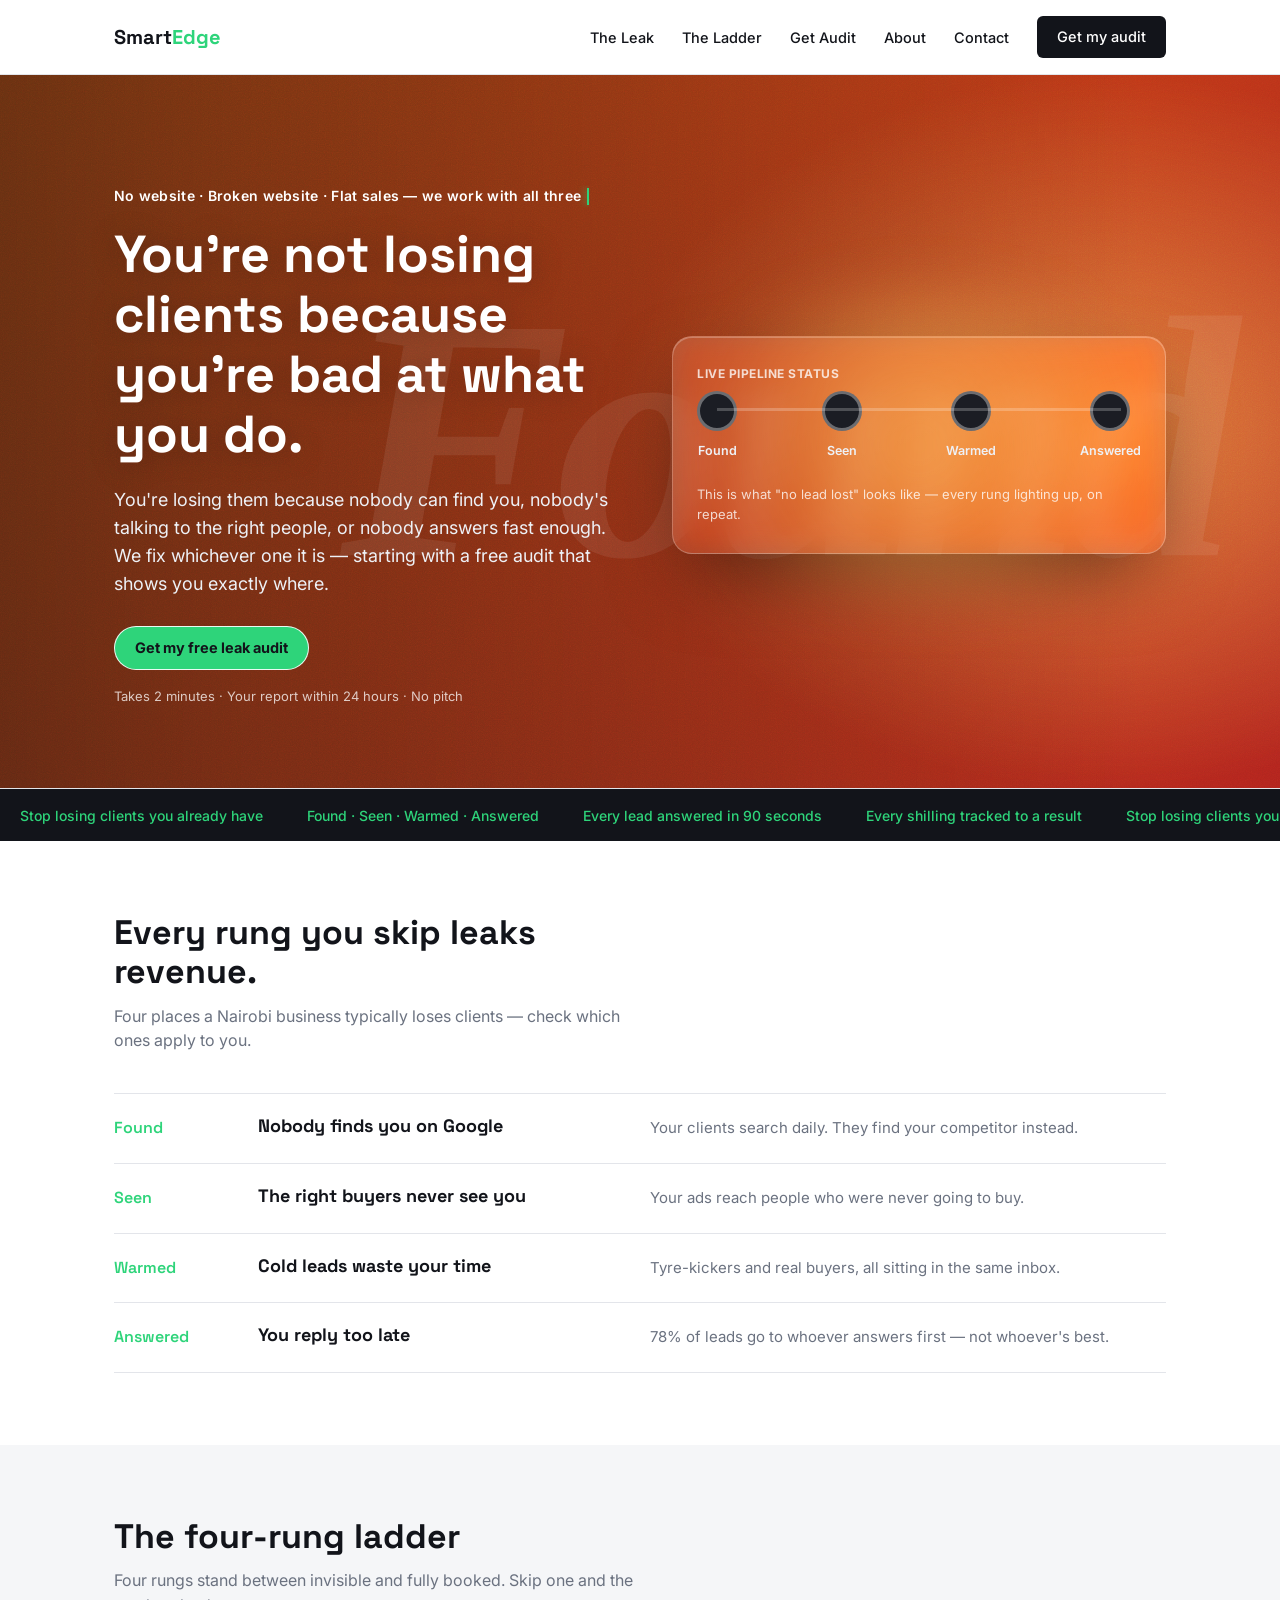
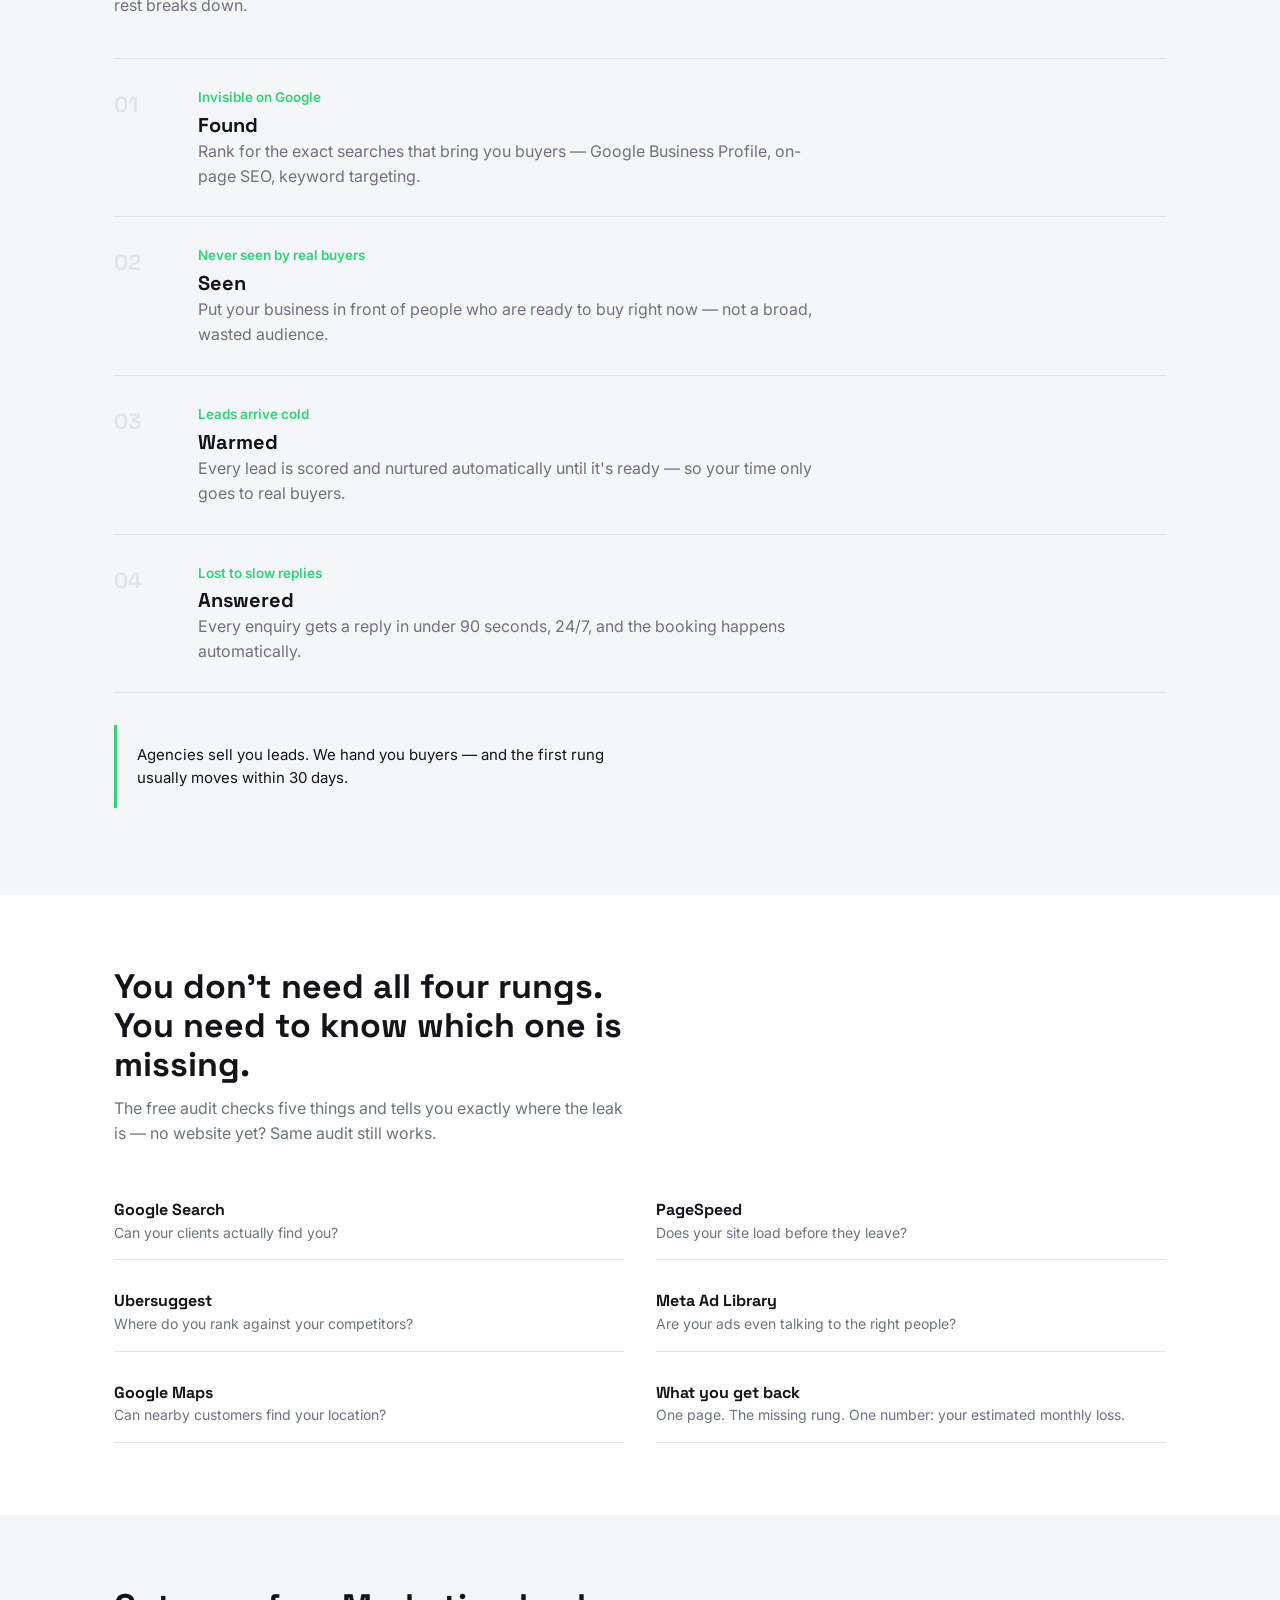
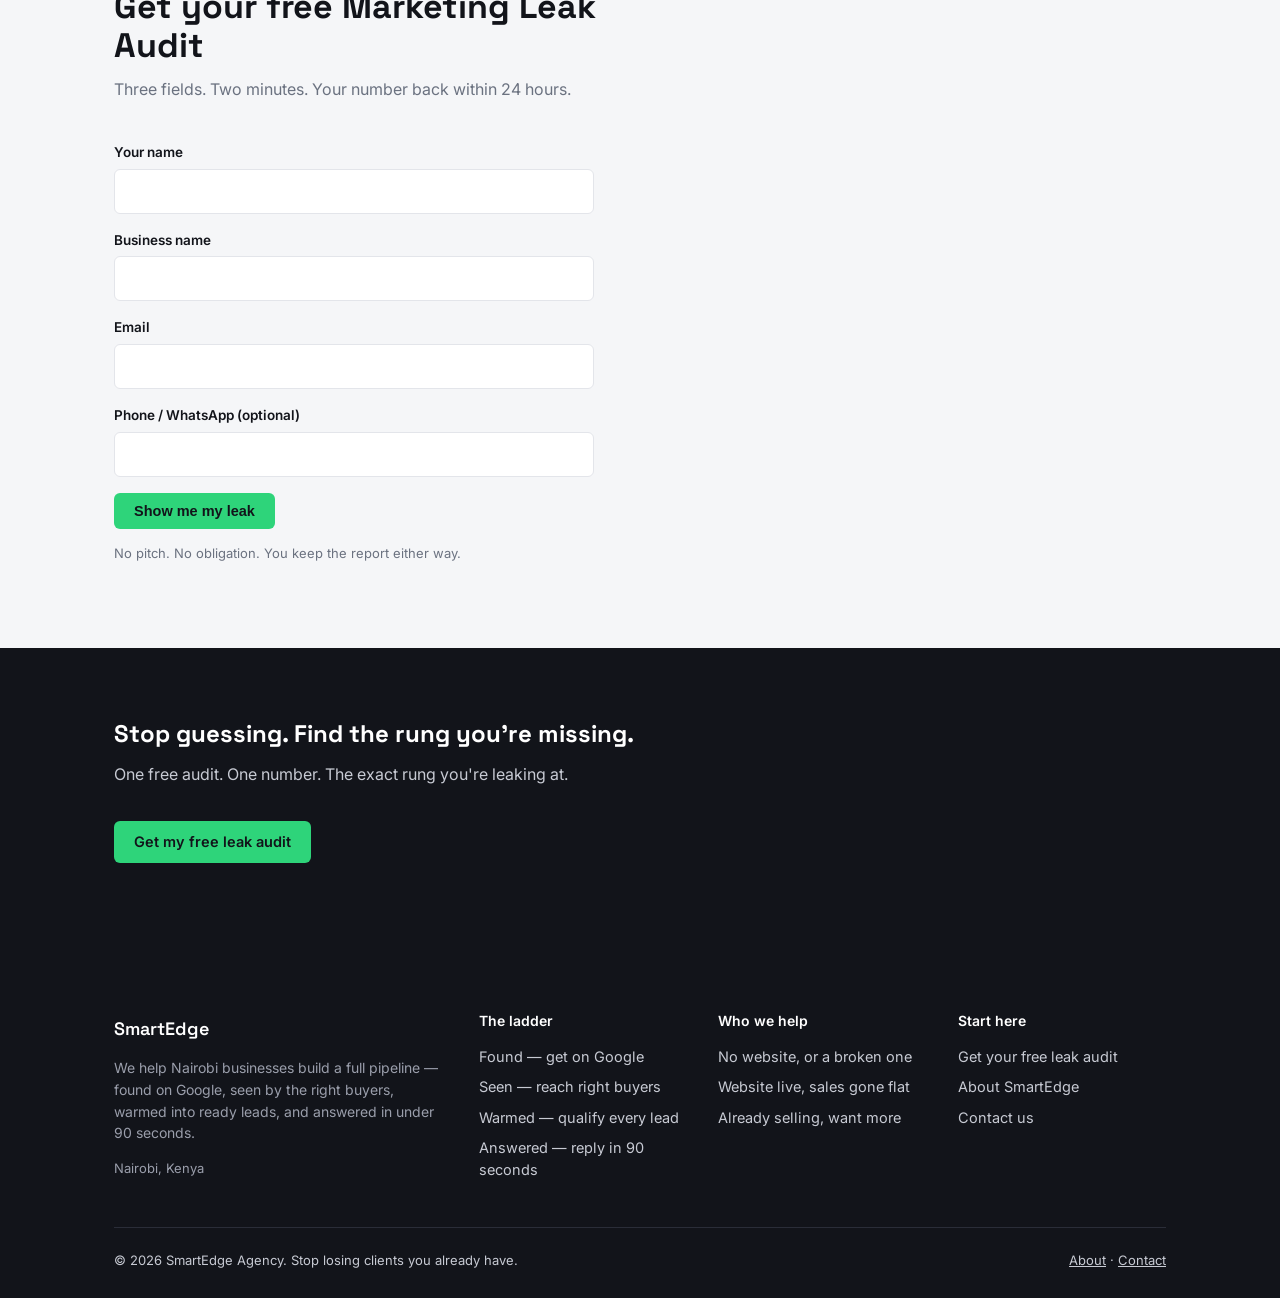
<file: index.html>
<!DOCTYPE html>
<html lang="en">
<head>
<meta charset="UTF-8">
<meta name="viewport" content="width=device-width, initial-scale=1">
<title>SmartEdge Agency — Stop Losing Clients You Already Have</title>
<meta name="description" content="SmartEdge helps Nairobi businesses build a full pipeline — found on Google, seen by the right buyers, warmed into ready leads, and answered in under 90 seconds. Free Marketing Leak Audit.">
<link rel="icon" href="data:image/svg+xml,<svg xmlns=%22http://www.w3.org/2000/svg%22 viewBox=%220 0 100 100%22><rect width=%22100%22 height=%22100%22 fill=%22%2312141A%22/><text x=%2250%25%22 y=%2262%25%22 font-size=%2260%22 fill=%22%232ED47A%22 text-anchor=%22middle%22>S</text></svg>">
<link rel="stylesheet" href="styles.css">
</head>
<body>

<header>
  <nav class="nav">
    <a href="index.html" class="logo">Smart<span>Edge</span></a>
    <input type="checkbox" id="navToggle">
    <label for="navToggle" class="burger">☰</label>
    <ul class="navlinks">
      <li><a href="index.html#leak">The Leak</a></li>
      <li><a href="index.html#ladder">The Ladder</a></li>
      <li><a href="index.html#audit">Get Audit</a></li>
      <li><a href="about.html">About</a></li>
      <li><a href="contact.html">Contact</a></li>
      <li><a href="index.html#audit" class="btn">Get my audit</a></li>
    </ul>
  </nav>
</header>

<section class="hero">
  <div class="wrap">
    <div class="hero-copy">
      <p class="eyebrow">No website · Broken website · Flat sales — we work with all three</p>
      <h1>You're not losing clients because you're bad at what you do.</h1>
      <p class="lead">You're losing them because nobody can find you, nobody's talking to the right people, or nobody answers fast enough. We fix whichever one it is — starting with a free audit that shows you exactly where.</p>
      <div class="hero-cta">
        <a href="#audit" class="btn green">Get my free leak audit</a>
        <span class="hero-note">Takes 2 minutes · Your report within 24 hours · No pitch</span>
      </div>
    </div>
    <div class="hero-visual">
      <div class="hero-visual-label">Live Pipeline Status</div>
      <div class="ladder-anim">
        <div class="ladder-track"></div>
        <div class="ladder-nodes">
          <div class="lnode n1"><div class="dot"></div><span>Found</span></div>
          <div class="lnode n2"><div class="dot"></div><span>Seen</span></div>
          <div class="lnode n3"><div class="dot"></div><span>Warmed</span></div>
          <div class="lnode n4"><div class="dot"></div><span>Answered</span></div>
        </div>
      </div>
      <p class="hero-visual-note">This is what "no lead lost" looks like — every rung lighting up, on repeat.</p>
    </div>
  </div>
</section>

<div class="marquee">
  <div class="marquee-track">
    <span>Stop losing clients you already have</span>
    <span>Found · Seen · Warmed · Answered</span>
    <span>Every lead answered in 90 seconds</span>
    <span>Every shilling tracked to a result</span>
    <span>Stop losing clients you already have</span>
    <span>Found · Seen · Warmed · Answered</span>
    <span>Every lead answered in 90 seconds</span>
    <span>Every shilling tracked to a result</span>
  </div>
</div>

<section id="leak">
  <div class="wrap">
    <div class="section-head">
      <h2>Every rung you skip leaks revenue.</h2>
      <p>Four places a Nairobi business typically loses clients — check which ones apply to you.</p>
    </div>
    <div class="leak-list">
      <div class="leak-row"><div class="rung-name">Found</div><h3>Nobody finds you on Google</h3><p>Your clients search daily. They find your competitor instead.</p></div>
      <div class="leak-row"><div class="rung-name">Seen</div><h3>The right buyers never see you</h3><p>Your ads reach people who were never going to buy.</p></div>
      <div class="leak-row"><div class="rung-name">Warmed</div><h3>Cold leads waste your time</h3><p>Tyre-kickers and real buyers, all sitting in the same inbox.</p></div>
      <div class="leak-row"><div class="rung-name">Answered</div><h3>You reply too late</h3><p>78% of leads go to whoever answers first — not whoever's best.</p></div>
    </div>
  </div>
</section>

<section id="ladder" class="tinted">
  <div class="wrap">
    <div class="section-head">
      <h2>The four-rung ladder</h2>
      <p>Four rungs stand between invisible and fully booked. Skip one and the rest breaks down.</p>
    </div>
    <div class="ladder">
      <div class="ladder-item"><div class="ladder-num">01</div><div><div class="sub">Invisible on Google</div><h3>Found</h3><p>Rank for the exact searches that bring you buyers — Google Business Profile, on-page SEO, keyword targeting.</p></div></div>
      <div class="ladder-item"><div class="ladder-num">02</div><div><div class="sub">Never seen by real buyers</div><h3>Seen</h3><p>Put your business in front of people who are ready to buy right now — not a broad, wasted audience.</p></div></div>
      <div class="ladder-item"><div class="ladder-num">03</div><div><div class="sub">Leads arrive cold</div><h3>Warmed</h3><p>Every lead is scored and nurtured automatically until it's ready — so your time only goes to real buyers.</p></div></div>
      <div class="ladder-item"><div class="ladder-num">04</div><div><div class="sub">Lost to slow replies</div><h3>Answered</h3><p>Every enquiry gets a reply in under 90 seconds, 24/7, and the booking happens automatically.</p></div></div>
    </div>
    <p class="ladder-note">Agencies sell you leads. We hand you buyers — and the first rung usually moves within 30 days.</p>
  </div>
</section>

<section id="how">
  <div class="wrap">
    <div class="section-head">
      <h2>You don't need all four rungs. You need to know which one is missing.</h2>
      <p>The free audit checks five things and tells you exactly where the leak is — no website yet? Same audit still works.</p>
    </div>
    <div class="tool-list">
      <div class="tool-item"><h3>Google Search</h3><p>Can your clients actually find you?</p></div>
      <div class="tool-item"><h3>PageSpeed</h3><p>Does your site load before they leave?</p></div>
      <div class="tool-item"><h3>Ubersuggest</h3><p>Where do you rank against your competitors?</p></div>
      <div class="tool-item"><h3>Meta Ad Library</h3><p>Are your ads even talking to the right people?</p></div>
      <div class="tool-item"><h3>Google Maps</h3><p>Can nearby customers find your location?</p></div>
      <div class="tool-item"><h3>What you get back</h3><p>One page. The missing rung. One number: your estimated monthly loss.</p></div>
    </div>
  </div>
</section>

<section id="audit" class="tinted">
  <div class="wrap">
    <div class="section-head">
      <h2>Get your free Marketing Leak Audit</h2>
      <p>Three fields. Two minutes. Your number back within 24 hours.</p>
    </div>
    <!-- Replace action URL with your own Web3Forms or Formspree endpoint before going live -->
    <form action="https://api.web3forms.com/submit" method="POST">
      <input type="hidden" name="access_key" value="f128370d-2de8-45d5-97e6-68d544932ece">
      <div class="field"><label for="name">Your name</label><input id="name" name="name" type="text" required></div>
      <div class="field"><label for="business">Business name</label><input id="business" name="business" type="text" required></div>
      <div class="field"><label for="email">Email</label><input id="email" name="email" type="email" required></div>
      <div class="field"><label for="phone">Phone / WhatsApp (optional)</label><input id="phone" name="phone" type="tel"></div>
      <button type="submit" class="btn green">Show me my leak</button>
      <p class="form-note">No pitch. No obligation. You keep the report either way.</p>
    </form>
  </div>
</section>

<section class="cta-band">
  <div class="wrap">
    <h2>Stop guessing. Find the rung you're missing.</h2>
    <p>One free audit. One number. The exact rung you're leaking at.</p>
    <a href="#audit" class="btn green" style="margin-top:18px;">Get my free leak audit</a>
  </div>
</section>

<footer>
  <div class="wrap">
    <div class="foot-grid">
      <div>
        <h4 style="color:#fff; font-family:'Space Grotesk'; font-size:18px;">SmartEdge</h4>
        <p style="color:#9a9eab; font-size:14px;">We help Nairobi businesses build a full pipeline — found on Google, seen by the right buyers, warmed into ready leads, and answered in under 90 seconds.</p>
        <p style="color:#9a9eab; font-size:13px;">Nairobi, Kenya</p>
      </div>
      <div><h4>The ladder</h4><ul>
        <li>Found — get on Google</li><li>Seen — reach right buyers</li><li>Warmed — qualify every lead</li><li>Answered — reply in 90 seconds</li>
      </ul></div>
      <div><h4>Who we help</h4><ul>
        <li>No website, or a broken one</li><li>Website live, sales gone flat</li><li>Already selling, want more</li>
      </ul></div>
      <div><h4>Start here</h4><ul>
        <li><a href="#audit">Get your free leak audit</a></li><li><a href="about.html">About SmartEdge</a></li><li><a href="contact.html">Contact us</a></li>
      </ul></div>
    </div>
    <div class="foot-bottom">
      <span>© 2026 SmartEdge Agency. Stop losing clients you already have.</span>
      <span><a href="about.html">About</a> · <a href="contact.html">Contact</a></span>
    </div>
  </div>
</footer>

</body>
</html>
</file>
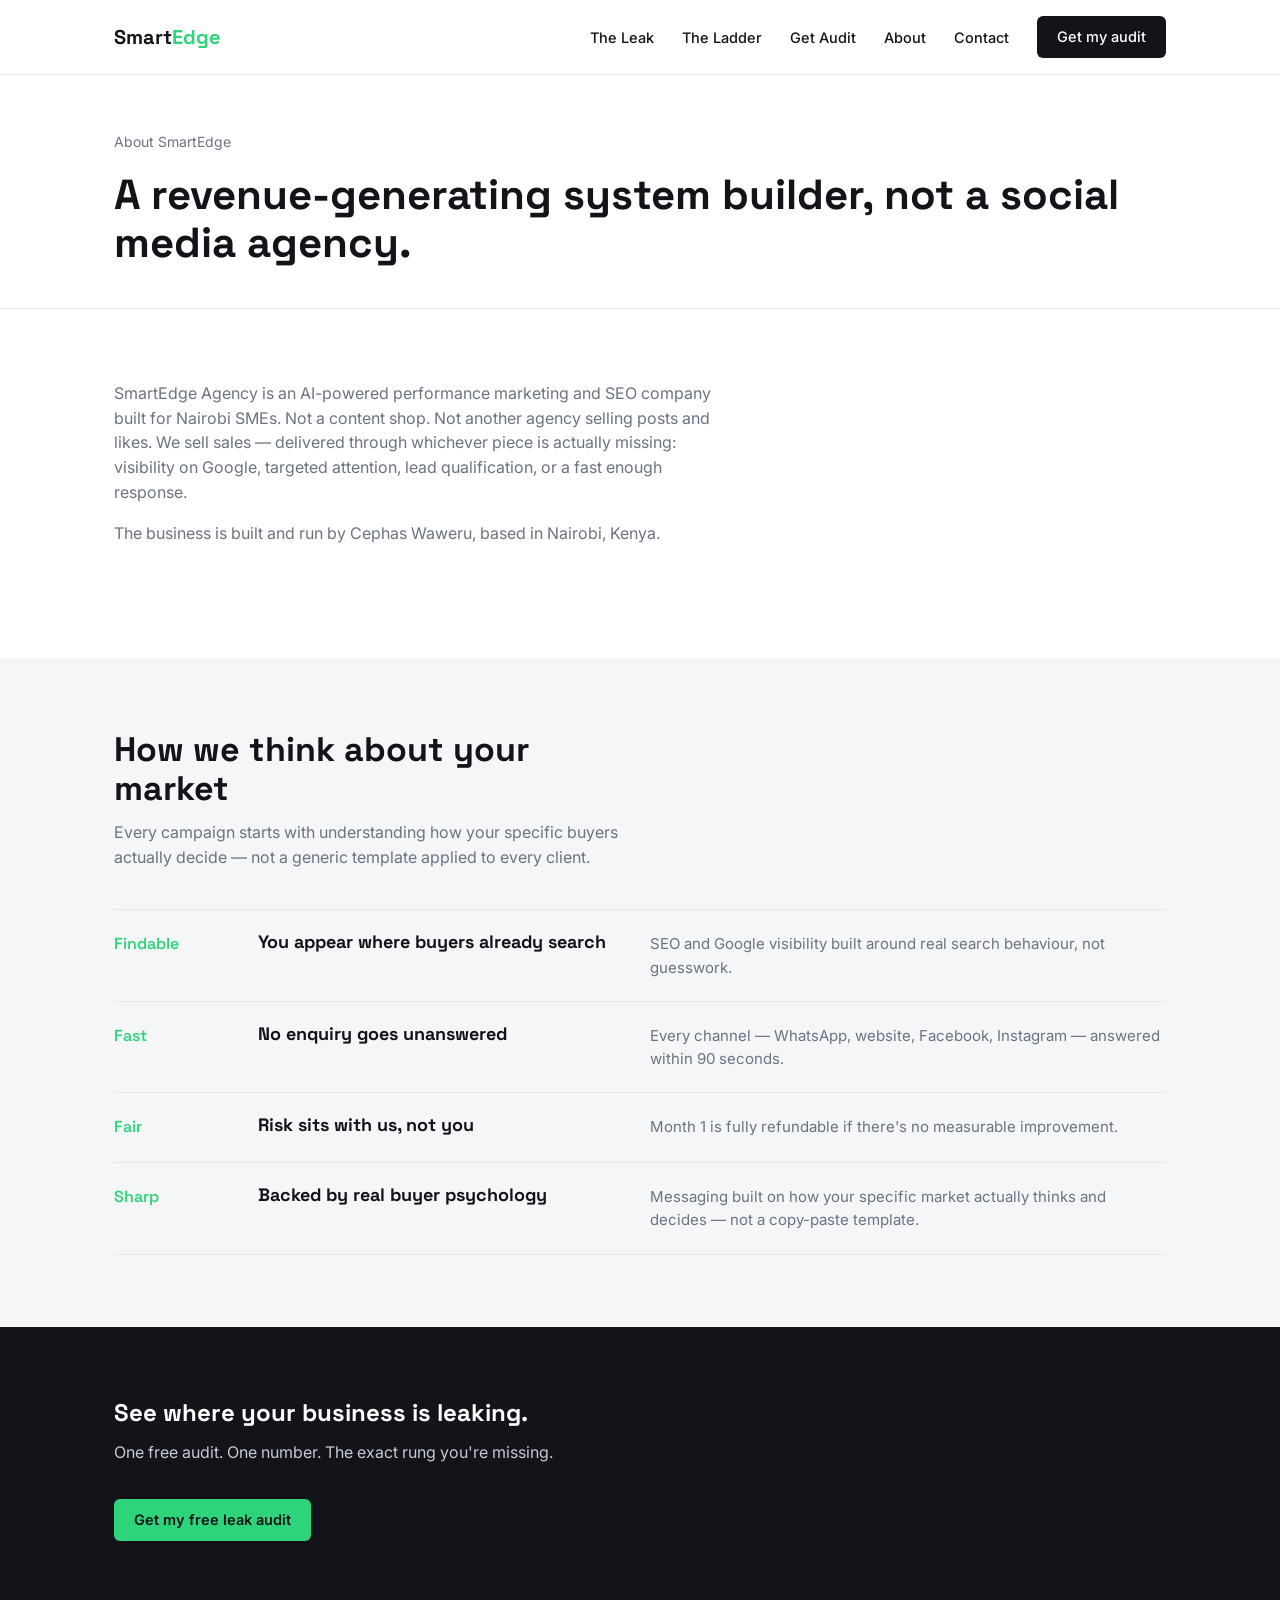
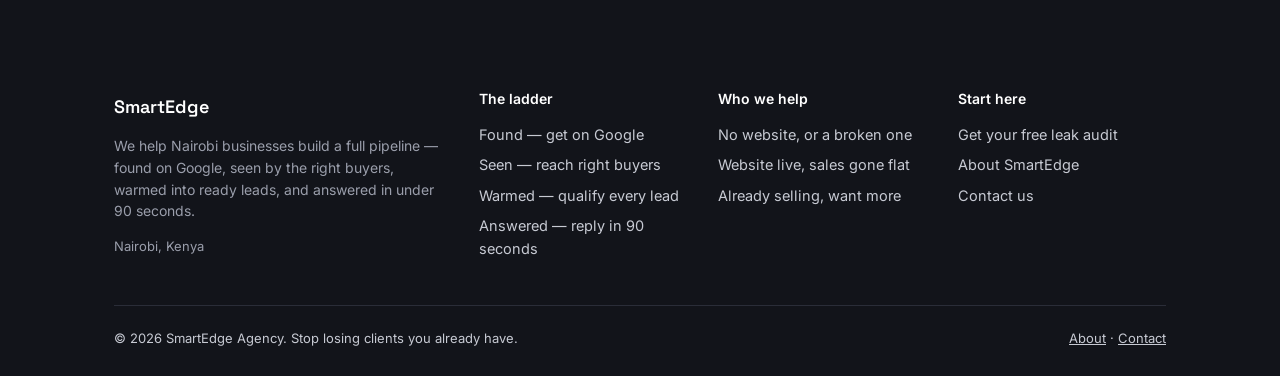
<file: about.html>
<!DOCTYPE html>
<html lang="en">
<head>
<meta charset="UTF-8">
<meta name="viewport" content="width=device-width, initial-scale=1">
<title>About — SmartEdge Agency</title>
<meta name="description" content="SmartEdge Agency is an AI-powered performance marketing and SEO company for Nairobi SMEs, built on the COS framework for understanding how buyers actually decide.">
<link rel="icon" href="data:image/svg+xml,<svg xmlns=%22http://www.w3.org/2000/svg%22 viewBox=%220 0 100 100%22><rect width=%22100%22 height=%22100%22 fill=%22%2312141A%22/><text x=%2250%25%22 y=%2262%25%22 font-size=%2260%22 fill=%22%232ED47A%22 text-anchor=%22middle%22>S</text></svg>">
<link rel="stylesheet" href="styles.css">
</head>
<body>

<header>
  <nav class="nav">
    <a href="index.html" class="logo">Smart<span>Edge</span></a>
    <input type="checkbox" id="navToggle">
    <label for="navToggle" class="burger">☰</label>
    <ul class="navlinks">
      <li><a href="index.html#leak">The Leak</a></li>
      <li><a href="index.html#ladder">The Ladder</a></li>
      <li><a href="index.html#audit">Get Audit</a></li>
      <li><a href="about.html">About</a></li>
      <li><a href="contact.html">Contact</a></li>
      <li><a href="index.html#audit" class="btn">Get my audit</a></li>
    </ul>
  </nav>
</header>

<section class="page-hero">
  <div class="wrap">
    <p class="eyebrow">About SmartEdge</p>
    <h1>A revenue-generating system builder, not a social media agency.</h1>
  </div>
</section>

<section>
  <div class="wrap">
    <div class="section-head" style="max-width:70ch;">
      <p>SmartEdge Agency is an AI-powered performance marketing and SEO company built for Nairobi SMEs. Not a content shop. Not another agency selling posts and likes. We sell sales — delivered through whichever piece is actually missing: visibility on Google, targeted attention, lead qualification, or a fast enough response.</p>
      <p>The business is built and run by Cephas Waweru, based in Nairobi, Kenya.</p>
    </div>
  </div>
</section>

<section class="tinted">
  <div class="wrap">
    <div class="section-head">
      <h2>How we think about your market</h2>
      <p>Every campaign starts with understanding how your specific buyers actually decide — not a generic template applied to every client.</p>
    </div>
    <div class="leak-list">
      <div class="leak-row"><div class="rung-name">Findable</div><h3>You appear where buyers already search</h3><p>SEO and Google visibility built around real search behaviour, not guesswork.</p></div>
      <div class="leak-row"><div class="rung-name">Fast</div><h3>No enquiry goes unanswered</h3><p>Every channel — WhatsApp, website, Facebook, Instagram — answered within 90 seconds.</p></div>
      <div class="leak-row"><div class="rung-name">Fair</div><h3>Risk sits with us, not you</h3><p>Month 1 is fully refundable if there's no measurable improvement.</p></div>
      <div class="leak-row"><div class="rung-name">Sharp</div><h3>Backed by real buyer psychology</h3><p>Messaging built on how your specific market actually thinks and decides — not a copy-paste template.</p></div>
    </div>
  </div>
</section>

<section class="cta-band">
  <div class="wrap">
    <h2>See where your business is leaking.</h2>
    <p>One free audit. One number. The exact rung you're missing.</p>
    <a href="index.html#audit" class="btn green" style="margin-top:18px;">Get my free leak audit</a>
  </div>
</section>

<footer>
  <div class="wrap">
    <div class="foot-grid">
      <div>
        <h4 style="color:#fff; font-family:'Space Grotesk'; font-size:18px;">SmartEdge</h4>
        <p style="color:#9a9eab; font-size:14px;">We help Nairobi businesses build a full pipeline — found on Google, seen by the right buyers, warmed into ready leads, and answered in under 90 seconds.</p>
        <p style="color:#9a9eab; font-size:13px;">Nairobi, Kenya</p>
      </div>
      <div><h4>The ladder</h4><ul>
        <li>Found — get on Google</li><li>Seen — reach right buyers</li><li>Warmed — qualify every lead</li><li>Answered — reply in 90 seconds</li>
      </ul></div>
      <div><h4>Who we help</h4><ul>
        <li>No website, or a broken one</li><li>Website live, sales gone flat</li><li>Already selling, want more</li>
      </ul></div>
      <div><h4>Start here</h4><ul>
        <li><a href="index.html#audit">Get your free leak audit</a></li><li><a href="about.html">About SmartEdge</a></li><li><a href="contact.html">Contact us</a></li>
      </ul></div>
    </div>
    <div class="foot-bottom">
      <span>© 2026 SmartEdge Agency. Stop losing clients you already have.</span>
      <span><a href="about.html">About</a> · <a href="contact.html">Contact</a></span>
    </div>
  </div>
</footer>

</body>
</html>
</file>
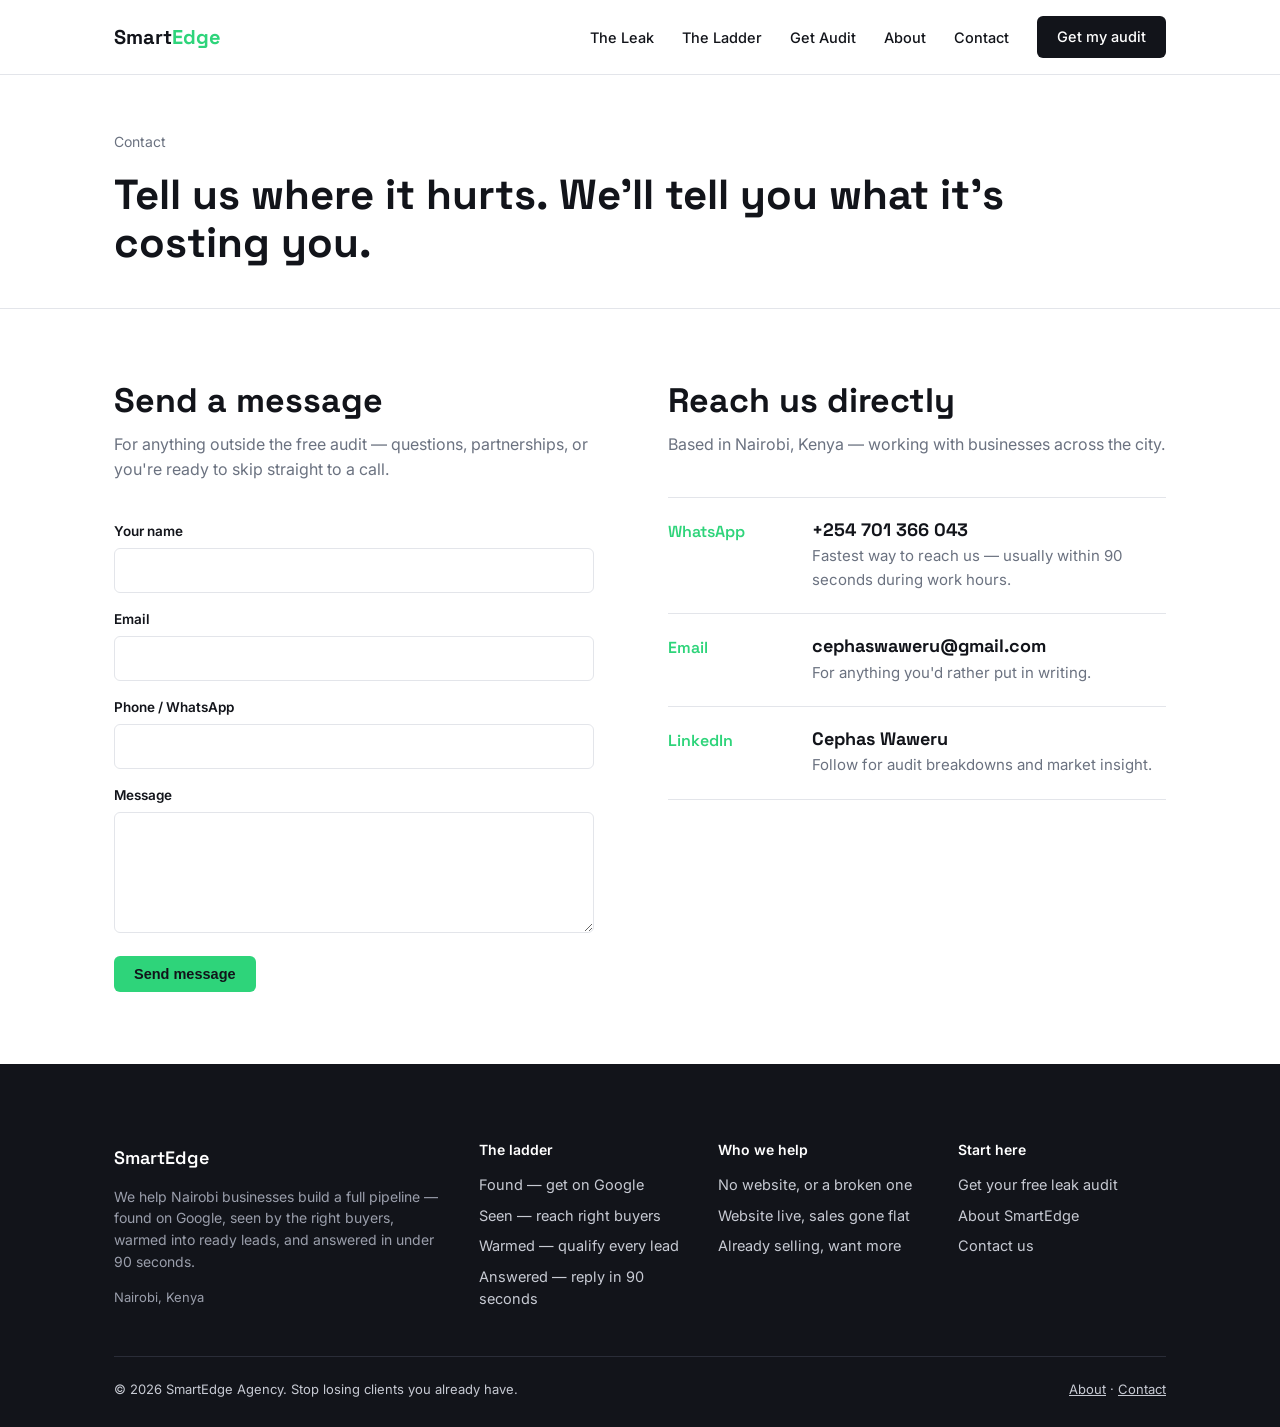
<file: contact.html>
<!DOCTYPE html>
<html lang="en">
<head>
<meta charset="UTF-8">
<meta name="viewport" content="width=device-width, initial-scale=1">
<title>Contact — SmartEdge Agency</title>
<meta name="description" content="Get in touch with SmartEdge Agency — Nairobi's AI-powered performance marketing and SEO partner.">
<link rel="icon" href="data:image/svg+xml,<svg xmlns=%22http://www.w3.org/2000/svg%22 viewBox=%220 0 100 100%22><rect width=%22100%22 height=%22100%22 fill=%22%2312141A%22/><text x=%2250%25%22 y=%2262%25%22 font-size=%2260%22 fill=%22%232ED47A%22 text-anchor=%22middle%22>S</text></svg>">
<link rel="stylesheet" href="styles.css">
</head>
<body>

<header>
  <nav class="nav">
    <a href="index.html" class="logo">Smart<span>Edge</span></a>
    <input type="checkbox" id="navToggle">
    <label for="navToggle" class="burger">☰</label>
    <ul class="navlinks">
      <li><a href="index.html#leak">The Leak</a></li>
      <li><a href="index.html#ladder">The Ladder</a></li>
      <li><a href="index.html#audit">Get Audit</a></li>
      <li><a href="about.html">About</a></li>
      <li><a href="contact.html">Contact</a></li>
      <li><a href="index.html#audit" class="btn">Get my audit</a></li>
    </ul>
  </nav>
</header>

<section class="page-hero">
  <div class="wrap">
    <p class="eyebrow">Contact</p>
    <h1>Tell us where it hurts. We'll tell you what it's costing you.</h1>
  </div>
</section>

<section>
  <div class="wrap">
    <div style="display:grid; grid-template-columns:1fr 1fr; gap:56px;">
      <div>
        <div class="section-head">
          <h2>Send a message</h2>
          <p>For anything outside the free audit — questions, partnerships, or you're ready to skip straight to a call.</p>
        </div>
        <!-- Replace action URL with your own Web3Forms or Formspree endpoint before going live -->
        <form action="https://api.web3forms.com/submit" method="POST">
          <input type="hidden" name="access_key" value="f128370d-2de8-45d5-97e6-68d544932ece">
          <div class="field"><label for="cname">Your name</label><input id="cname" name="name" type="text" required></div>
          <div class="field"><label for="cemail">Email</label><input id="cemail" name="email" type="email" required></div>
          <div class="field"><label for="cphone">Phone / WhatsApp</label><input id="cphone" name="phone" type="tel"></div>
          <div class="field"><label for="cmsg">Message</label><textarea id="cmsg" name="message" rows="5" required></textarea></div>
          <button type="submit" class="btn green">Send message</button>
        </form>
      </div>
      <div>
        <div class="section-head">
          <h2>Reach us directly</h2>
          <p>Based in Nairobi, Kenya — working with businesses across the city.</p>
        </div>
        <div class="leak-list" style="border-top:1px solid var(--border);">
          <div class="leak-row" style="grid-template-columns:120px 1fr;"><div class="rung-name">WhatsApp</div><div><h3><a href="https://wa.me/254701366043" style="color:inherit; text-decoration:none;">+254 701 366 043</a></h3><p>Fastest way to reach us — usually within 90 seconds during work hours.</p></div></div>
          <div class="leak-row" style="grid-template-columns:120px 1fr;"><div class="rung-name">Email</div><div><h3><a href="mailto:cephaswaweru@gmail.com" style="color:inherit; text-decoration:none;">cephaswaweru@gmail.com</a></h3><p>For anything you'd rather put in writing.</p></div></div>
          <div class="leak-row" style="grid-template-columns:120px 1fr;"><div class="rung-name">LinkedIn</div><div><h3><a href="https://linkedin.com/in/cephaswaweru" style="color:inherit; text-decoration:none;" target="_blank">Cephas Waweru</a></h3><p>Follow for audit breakdowns and market insight.</p></div></div>
        </div>
      </div>
    </div>
  </div>
</section>

<footer>
  <div class="wrap">
    <div class="foot-grid">
      <div>
        <h4 style="color:#fff; font-family:'Space Grotesk'; font-size:18px;">SmartEdge</h4>
        <p style="color:#9a9eab; font-size:14px;">We help Nairobi businesses build a full pipeline — found on Google, seen by the right buyers, warmed into ready leads, and answered in under 90 seconds.</p>
        <p style="color:#9a9eab; font-size:13px;">Nairobi, Kenya</p>
      </div>
      <div><h4>The ladder</h4><ul>
        <li>Found — get on Google</li><li>Seen — reach right buyers</li><li>Warmed — qualify every lead</li><li>Answered — reply in 90 seconds</li>
      </ul></div>
      <div><h4>Who we help</h4><ul>
        <li>No website, or a broken one</li><li>Website live, sales gone flat</li><li>Already selling, want more</li>
      </ul></div>
      <div><h4>Start here</h4><ul>
        <li><a href="index.html#audit">Get your free leak audit</a></li><li><a href="about.html">About SmartEdge</a></li><li><a href="contact.html">Contact us</a></li>
      </ul></div>
    </div>
    <div class="foot-bottom">
      <span>© 2026 SmartEdge Agency. Stop losing clients you already have.</span>
      <span><a href="about.html">About</a> · <a href="contact.html">Contact</a></span>
    </div>
  </div>
</footer>

</body>
</html>
</file>
<file: styles.css>
@import url('https://fonts.googleapis.com/css2?family=Space+Grotesk:wght@500;600;700&family=Inter:wght@400;500;600&display=swap');

:root{
  --navy:#12141A; --green:#2ED47A; --offwhite:#F5F6F8; --white:#ffffff;
  --grey:#6b7280; --border:#e3e5ea; --text:#12141A;
  --maxw:1100px;
}
*{box-sizing:border-box;}
html{scroll-behavior:smooth;}
body{
  margin:0; font-family:'Inter',sans-serif; color:var(--text); background:var(--white);
  line-height:1.55; font-size:16px;
}
h1,h2,h3{font-family:'Space Grotesk',sans-serif; margin:0; line-height:1.15; font-weight:700;}
p{margin:0 0 1em; max-width:62ch;}
a{color:inherit;}
.wrap{max-width:var(--maxw); margin:0 auto; padding:0 24px;}
img{max-width:100%; display:block;}

/* ---- Header ---- */
header{
  position:sticky; top:0; z-index:50; background:rgba(255,255,255,.92); backdrop-filter:blur(6px);
  border-bottom:1px solid var(--border);
}
.nav{display:flex; align-items:center; justify-content:space-between; padding:16px 24px; max-width:var(--maxw); margin:0 auto;}
.logo{font-family:'Space Grotesk',sans-serif; font-weight:700; font-size:20px; text-decoration:none;}
.logo span{color:var(--green);}
.navlinks{display:flex; gap:28px; align-items:center; list-style:none; margin:0; padding:0;}
.navlinks a{text-decoration:none; font-size:14.5px; font-weight:500; color:var(--text);}
.navlinks a:hover{color:var(--green);}
.btn{
  display:inline-block; background:var(--navy); color:#fff; padding:10px 20px; border-radius:6px;
  text-decoration:none; font-weight:600; font-size:14.5px; border:none; cursor:pointer;
}
.btn:hover{background:#22242e;}
.btn.green{background:var(--green); color:var(--navy);}
.btn.green:hover{background:#26bd6a;}
#navToggle{display:none;}
.burger{display:none; cursor:pointer;}

@media (max-width:760px){
  .navlinks{position:fixed; inset:64px 0 0 0; background:#fff; flex-direction:column; padding:32px 24px;
    transform:translateY(-110%); transition:transform .25s ease; gap:20px;}
  #navToggle:checked ~ .navlinks{transform:translateY(0);}
  .burger{display:block;}
  .navlinks .btn{width:100%; text-align:center;}
}

/* ---- Hero ---- */
.hero{padding:72px 0 56px; border-bottom:1px solid var(--border);}
.eyebrow{color:var(--grey); font-size:14px; margin-bottom:18px;}
.hero h1{font-size:clamp(32px,5vw,52px); max-width:16ch; margin-bottom:22px;}
.hero p.lead{font-size:18px; color:#3a3d46; max-width:56ch;}
.hero-cta{margin-top:28px; display:flex; gap:16px; align-items:center; flex-wrap:wrap;}
.hero-note{font-size:13px; color:var(--grey);}
.stats{display:flex; gap:0; margin-top:48px; border-top:1px solid var(--border);}
.stat{flex:1; padding:20px 20px 0; border-right:1px solid var(--border);}
.stat:last-child{border-right:none;}
.stat .num{font-family:'Space Grotesk'; font-size:28px; font-weight:700; color:var(--green);}
.stat .label{font-size:13.5px; color:var(--grey); margin-top:2px;}

/* ---- Marquee ---- */
.marquee{background:var(--navy); color:#fff; overflow:hidden; padding:14px 0; white-space:nowrap;}
.marquee-track{display:inline-block; animation:scroll 28s linear infinite; font-size:14px; font-weight:500;}
.marquee-track span{margin:0 20px; color:var(--green);}
@keyframes scroll{from{transform:translateX(0);} to{transform:translateX(-50%);}}
@media (prefers-reduced-motion: reduce){.marquee-track{animation:none;}}

/* ---- Section base ---- */
section{padding:72px 0;}
section.tinted{background:var(--offwhite);}
.section-head{max-width:52ch; margin-bottom:40px;}
.section-head h2{font-size:clamp(24px,3.4vw,34px); margin-bottom:12px;}
.section-head p{color:var(--grey);}

/* ---- Leak list (4 problems) ---- */
.leak-list{border-top:1px solid var(--border);}
.leak-row{display:grid; grid-template-columns:120px 1fr 1.4fr; gap:24px; padding:22px 0; border-bottom:1px solid var(--border);}
.leak-row .rung-name{font-family:'Space Grotesk'; font-weight:600; color:var(--green);}
.leak-row h3{font-size:18px; margin-bottom:4px;}
.leak-row p{color:var(--grey); margin:0; font-size:15px;}
@media (max-width:700px){.leak-row{grid-template-columns:1fr; gap:6px;}}

/* ---- Ladder ---- */
.ladder-item{display:grid; grid-template-columns:64px 1fr; gap:20px; padding:28px 0; border-bottom:1px solid var(--border);}
.ladder-item:first-child{border-top:1px solid var(--border);}
.ladder-num{font-family:'Space Grotesk'; font-size:22px; font-weight:700; color:var(--border); }
.ladder-item h3{font-size:20px; margin-bottom:2px;}
.ladder-item .sub{color:var(--green); font-size:13.5px; font-weight:600; margin-bottom:6px;}
.ladder-item p{color:var(--grey); margin:0;}
.ladder-note{margin-top:32px; padding:18px 20px; border-left:3px solid var(--green); background:var(--offwhite); font-size:15px;}

/* ---- Tools list ---- */
.tool-list{display:grid; grid-template-columns:1fr 1fr; gap:16px 32px;}
.tool-item{padding:16px 0; border-bottom:1px solid var(--border);}
.tool-item h3{font-size:16px; margin-bottom:2px;}
.tool-item p{color:var(--grey); font-size:14px; margin:0;}
@media (max-width:700px){.tool-list{grid-template-columns:1fr;}}

/* ---- Form ---- */
form{max-width:480px;}
.field{margin-bottom:16px;}
.field label{display:block; font-size:13.5px; font-weight:600; margin-bottom:6px;}
.field input,.field textarea{
  width:100%; padding:12px 14px; border:1px solid var(--border); border-radius:6px; font-family:inherit;
  font-size:15px; background:#fff;
}
.field input:focus,.field textarea:focus{outline:2px solid var(--green); outline-offset:1px;}
.form-note{font-size:13px; color:var(--grey); margin-top:14px;}

/* ---- CTA band ---- */
.cta-band{background:var(--navy); color:#fff; text-align:left;}
.cta-band h2{color:#fff; margin-bottom:14px;}
.cta-band p{color:#c7cad3;}

/* ---- Footer ---- */
footer{background:var(--navy); color:#c7cad3; padding:56px 0 28px; font-size:14.5px;}
.foot-grid{display:grid; grid-template-columns:1.6fr 1fr 1fr 1fr; gap:32px; padding-bottom:36px; border-bottom:1px solid #2a2d38;}
.foot-grid h4{color:#fff; font-size:14px; margin-bottom:14px; font-weight:600;}
.foot-grid ul{list-style:none; margin:0; padding:0;}
.foot-grid li{margin-bottom:8px;}
.foot-grid a{text-decoration:none; color:#c7cad3;}
.foot-grid a:hover{color:var(--green);}
.foot-bottom{display:flex; justify-content:space-between; padding-top:22px; font-size:13px; flex-wrap:wrap; gap:10px;}
@media (max-width:700px){.foot-grid{grid-template-columns:1fr 1fr;}}

/* ---- Simple page hero (about/contact) ---- */
.page-hero{padding:56px 0 40px; border-bottom:1px solid var(--border);}
.page-hero h1{font-size:clamp(30px,4.5vw,42px);}
.navlinks a.btn{color:#fff;}
.navlinks a.btn:hover{color:#fff; background:#22242e;}
.hero .wrap{display:flex; gap:48px; align-items:center;} .hero-copy{flex:1.15;} .hero-visual{flex:1;}
@media (max-width:860px){ .hero .wrap{flex-direction:column; align-items:stretch;} }
.hero-visual{background:var(--offwhite); border:1px solid var(--border); border-radius:14px; padding:28px 24px;}
.hero-visual-label{font-size:12px; font-weight:700; letter-spacing:.5px; color:var(--grey); text-transform:uppercase; margin-bottom:24px;}
.hero-visual-note{font-size:13px; color:var(--grey); margin-top:24px; margin-bottom:0; max-width:none;}
.hero-visual .ladder-anim{margin:0; max-width:100%;}
.lnode{display:flex; flex-direction:column; align-items:center; gap:10px;}
.lnode .dot{width:40px; height:40px; border-radius:50%; background:#fff; border:3px solid var(--border);}
.lnode span{font-size:12.5px; font-weight:600; color:var(--grey);}
.ladder-track{position:relative; height:3px; background:var(--border); margin:0 20px;}
.ladder-nodes{display:flex; justify-content:space-between; margin-top:-20px;}
@keyframes activate{
  0%{border-color:var(--border); background:#fff; box-shadow:none; transform:scale(1);}
  5%{transform:scale(1.18); border-color:var(--green); background:var(--green); box-shadow:0 0 16px rgba(46,212,122,.7);}
  15%{transform:scale(1); border-color:var(--green); background:var(--green); box-shadow:0 0 6px rgba(46,212,122,.4);}
  27%{border-color:var(--border); background:#fff; box-shadow:none;}
  100%{border-color:var(--border); background:#fff;}
}
.lnode.n1 .dot{animation:activate 4s infinite; animation-delay:0s;}
.lnode.n2 .dot{animation:activate 4s infinite; animation-delay:1s;}
.lnode.n3 .dot{animation:activate 4s infinite; animation-delay:2s;}
.lnode.n4 .dot{animation:activate 4s infinite; animation-delay:3s;}
/* =====================================================================
   SMARTEDGE HERO — "Leak → Fixed"
   Background slowly morphs between two states:
     LEAK  (ember orange / crimson)  →  FIXED (teal / emerald / lime)
   That is your whole pitch, told through colour, before a word is read.
   Paste at the BOTTOM of your styles file (it overrides the old hero).
   ===================================================================== */

/* ---- Animatable colour stops (Chrome, Safari 16.4+, Firefox 128+) ---- */
@property --c1   { syntax:'<color>'; inherits:true; initial-value:#d9620b; }
@property --c2   { syntax:'<color>'; inherits:true; initial-value:#b0221e; }
@property --c3   { syntax:'<color>'; inherits:true; initial-value:#4a0d2a; }
@property --glow { syntax:'<color>'; inherits:true; initial-value:rgba(255,190,90,.55); }

/* ---- Hero shell ---- */
.hero{
  position:relative;
  isolation:isolate;
  overflow:hidden;
  background:var(--navy,#0b1020);
  padding:clamp(84px,12vh,128px) 0 clamp(60px,9vh,96px);
  animation:heroShift 18s ease-in-out infinite alternate;
}

/* Layer 1: flowing gradient + left-side scrim (keeps text readable) + glow behind the visual */
.hero::before{
  content:"";
  position:absolute; inset:-15%;
  z-index:-3; pointer-events:none;
  background:
    linear-gradient(90deg, rgba(7,10,20,.60) 0%, rgba(7,10,20,.28) 48%, rgba(7,10,20,0) 80%),
    radial-gradient(42% 55% at 78% 50%, var(--glow,rgba(255,190,90,.55)), transparent 70%),
    linear-gradient(125deg, var(--c1,#d9620b), var(--c2,#b0221e) 48%, var(--c3,#4a0d2a));
  background-size:100% 100%, 100% 100%, 190% 190%;
  animation:heroFlow 26s ease-in-out infinite alternate;
}

/* Layer 2: film grain — kills banding, adds that premium "printed" feel */
.hero::after{
  content:"";
  position:absolute; inset:0;
  z-index:-2; pointer-events:none;
  opacity:.22;
  mix-blend-mode:overlay;
  background:url("data:image/svg+xml,%3Csvg xmlns='http://www.w3.org/2000/svg' width='180' height='180'%3E%3Cfilter id='n'%3E%3CfeTurbulence type='fractalNoise' baseFrequency='.85' numOctaves='2' stitchTiles='stitch'/%3E%3C/filter%3E%3Crect width='100%25' height='100%25' filter='url(%23n)'/%3E%3C/svg%3E");
}

@keyframes heroShift{
  0%,15%  { --c1:#d9620b; --c2:#b0221e; --c3:#4a0d2a; --glow:rgba(255,190,90,.55); }   /* LEAK  */
  85%,100%{ --c1:#0d4f4c; --c2:#3c9a45; --c3:#c8d81c; --glow:rgba(46,212,122,.60); }   /* FIXED */
}
@keyframes heroFlow{
  0%  { background-position:0 0, 0 0, 0% 25%; }
  100%{ background-position:0 0, 0 0, 100% 75%; }
}

/* ---- Giant serif watermark (change the word in one place) ---- */
.hero .wrap{ position:relative; z-index:1; }
.hero .wrap::before{
  content:"Found";
  position:absolute; right:-3%; top:50%;
  transform:translateY(-52%);
  z-index:-1; pointer-events:none; user-select:none; white-space:nowrap;
  font:italic 700 clamp(150px,27vw,430px)/.8 Georgia,"Times New Roman",serif;
  letter-spacing:-.045em;
  color:rgba(255,255,255,.075);
  animation:wmDrift 30s ease-in-out infinite alternate;
}
@keyframes wmDrift{
  0%  { transform:translate(0,-52%) rotate(-4deg); }
  100%{ transform:translate(-4%,-48%) rotate(-1deg); }
}

/* ---- Text colours ---- */
.hero h1{ color:#fff; text-shadow:0 2px 30px rgba(0,0,0,.25); }
.hero p.lead{ color:#eef1f6; }
.hero .hero-note{ color:rgba(255,255,255,.75); }

/* Optional: wrap a phrase in <span class="accent"> or <em> inside your h1 for a shimmering highlight */
.hero h1 em, .hero h1 .accent{
  font-style:normal;
  background:linear-gradient(100deg,#fff 20%,#ffe9b0 40%,#fff 60%);
  background-size:220% 100%;
  -webkit-background-clip:text; background-clip:text;
  -webkit-text-fill-color:transparent; color:transparent;
  animation:shimmer 5s ease-in-out infinite;
}
@keyframes shimmer{ 0%{background-position:120% 0;} 100%{background-position:-120% 0;} }

/* ---- Typewriter eyebrow (desktop only; mobile just fades in) ---- */
.hero .eyebrow{
  position:relative; display:inline-block;
  color:#fff; font-weight:600; letter-spacing:.02em;
  animation:heroRise .8s cubic-bezier(.2,.7,.2,1) both;
}
@media (min-width:900px){
  .hero .eyebrow{
    white-space:nowrap; padding-right:8px;
    animation:typeReveal 3.4s steps(64,end) .3s both;
  }
  .hero .eyebrow::after{
    content:""; position:absolute; top:10%; bottom:10%; width:2px; left:0;
    background:var(--green,#2ed47a);
    box-shadow:0 0 8px var(--green,#2ed47a);
    animation:caretRun 3.4s steps(64,end) .3s both, caretBlink .85s step-end 3.7s infinite;
  }
}
@keyframes typeReveal{ from{clip-path:inset(0 100% 0 0);} to{clip-path:inset(0 0 0 0);} }
@keyframes caretRun  { from{left:0;} to{left:calc(100% - 2px);} }
@keyframes caretBlink{ 50%{opacity:0;} }

/* ---- Staggered entrance ---- */
.hero h1          { animation:heroRise .9s cubic-bezier(.2,.7,.2,1) .35s both; }
.hero p.lead      { animation:heroRise .9s cubic-bezier(.2,.7,.2,1) .55s both; }
.hero .btn        { animation:heroRise .9s cubic-bezier(.2,.7,.2,1) .75s both, ctaPulse 2.8s ease-out 2s infinite; }
.hero .hero-note  { animation:heroRise .9s cubic-bezier(.2,.7,.2,1) .95s both; }
@keyframes heroRise{
  from{ opacity:0; transform:translateY(24px); }
  to  { opacity:1; transform:none; }
}

/* ---- CTA button ---- */
.hero .btn{
  position:relative; overflow:hidden;
  background:var(--green,#2ed47a); color:var(--navy,#0b1020);
  border:1.5px solid rgba(255,255,255,.9);
  border-radius:999px; font-weight:700;
  transition:transform .25s ease, box-shadow .25s ease, background .25s ease, color .25s ease;
}
.hero .btn::before{               /* light sweep on hover */
  content:""; position:absolute; top:0; bottom:0; left:-60%; width:40%;
  background:linear-gradient(100deg,transparent,rgba(255,255,255,.65),transparent);
  transform:skewX(-20deg); transition:left .6s ease;
}
.hero .btn:hover{ transform:translateY(-3px); box-shadow:0 14px 34px rgba(0,0,0,.35); }
.hero .btn:hover::before{ left:130%; }
@keyframes ctaPulse{
  0%  { box-shadow:0 0 0 0 rgba(46,212,122,.55); }
  70% { box-shadow:0 0 0 16px rgba(46,212,122,0); }
  100%{ box-shadow:0 0 0 0 rgba(46,212,122,0); }
}

/* ---- Right-hand visual: floating glass card with a glow halo (like the hand in your video) ---- */
.hero-visual{
  position:relative;
  background:linear-gradient(160deg,rgba(255,255,255,.16),rgba(255,255,255,.05));
  border:1px solid rgba(255,255,255,.24);
  border-radius:20px;
  -webkit-backdrop-filter:blur(14px) saturate(140%);
  backdrop-filter:blur(14px) saturate(140%);
  box-shadow:0 30px 80px -20px rgba(0,0,0,.55), inset 0 1px 0 rgba(255,255,255,.25);
  animation:heroRiseR 1s cubic-bezier(.2,.7,.2,1) .5s both, floaty 7s ease-in-out 1.6s infinite;
}
.hero-visual::before{             /* halo that changes colour with the background */
  content:""; position:absolute; inset:-45px; z-index:-1; pointer-events:none;
  border-radius:50%;
  background:radial-gradient(circle,var(--glow,rgba(255,190,90,.55)),transparent 65%);
  filter:blur(28px);
  animation:halo 5s ease-in-out infinite;
}
@keyframes heroRiseR{ from{opacity:0; transform:translateX(40px) scale(.96);} to{opacity:1; transform:none;} }
@keyframes floaty   { 0%,100%{transform:translateY(0);} 50%{transform:translateY(-14px);} }
@keyframes halo     { 0%,100%{opacity:.55; transform:scale(.95);} 50%{opacity:1; transform:scale(1.08);} }

.hero-visual-label,
.hero-visual-note{ color:rgba(255,255,255,.78); }

/* ---- Ladder (your existing rung-by-rung activation, upgraded with a ripple) ---- */
.lnode span{ color:#eef1f6; }
.lnode .dot{ background:#1b1d24; border:3px solid rgba(255,255,255,.35); }
.ladder-track{ background:rgba(255,255,255,.22); }
@keyframes activate{
  0%  { border-color:rgba(255,255,255,.35); background:#1b1d24; box-shadow:0 0 0 0 rgba(46,212,122,0); transform:scale(1); }
  5%  { transform:scale(1.22); border-color:var(--green,#2ed47a); background:var(--green,#2ed47a); box-shadow:0 0 18px rgba(46,212,122,.85), 0 0 0 0 rgba(46,212,122,.6); }
  12% { box-shadow:0 0 10px rgba(46,212,122,.5), 0 0 0 14px rgba(46,212,122,0); }
  15% { transform:scale(1); border-color:var(--green,#2ed47a); background:var(--green,#2ed47a); box-shadow:0 0 6px rgba(46,212,122,.4); }
  27% { border-color:rgba(255,255,255,.35); background:#1b1d24; box-shadow:none; }
  100%{ border-color:rgba(255,255,255,.35); background:#1b1d24; }
}

/* ---- Small screens: lighter effects ---- */
@media (max-width:700px){
  .hero .wrap::before{ font-size:56vw; right:-10%; opacity:.9; }
  .hero-visual{ animation:heroRise .9s cubic-bezier(.2,.7,.2,1) .5s both; }   /* no float on phones */
  .hero-visual::before{ inset:-25px; }
}

/* ---- Respect users who turn animations off ---- */
@media (prefers-reduced-motion:reduce){
  .hero, .hero::before, .hero .wrap::before, .hero h1, .hero p.lead, .hero .btn,
  .hero .hero-note, .hero .eyebrow, .hero .eyebrow::after, .hero h1 em, .hero h1 .accent,
  .hero-visual, .hero-visual::before{ animation:none !important; }
  .hero .eyebrow{ clip-path:none; }
  .hero .eyebrow::after{ display:none; }
}
</file>
